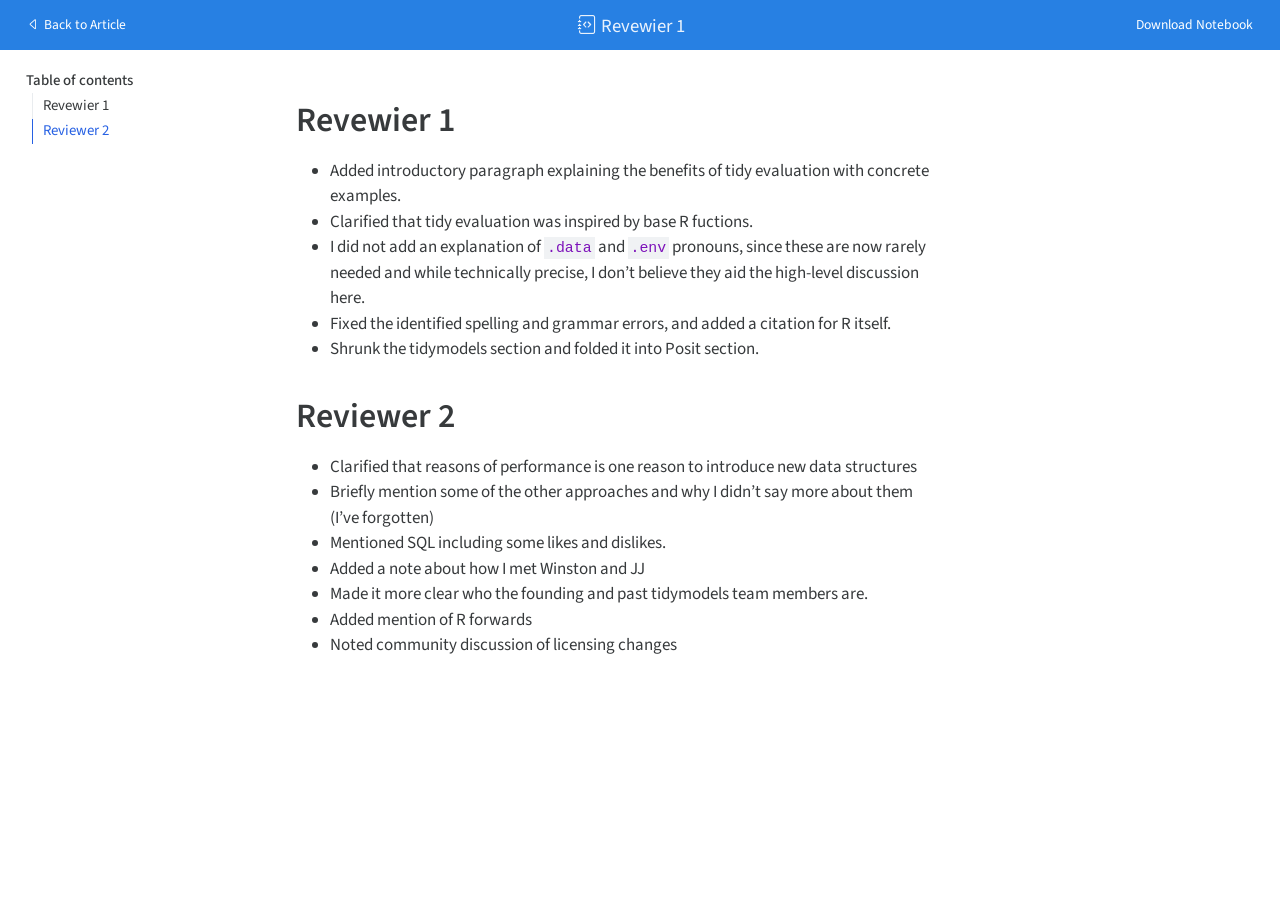
<file: response-2025-10-preview.html>
<!DOCTYPE html>
<html xmlns="http://www.w3.org/1999/xhtml" lang="en" xml:lang="en"><head>
    <meta charset="utf-8">
    <meta name="generator" content="quarto-1.8.25">

    <meta name="viewport" content="width=device-width, initial-scale=1.0, user-scalable=yes">


    <title>response-2025-10</title>
    <style>
      code{white-space: pre-wrap;}
      span.smallcaps{font-variant: small-caps;}
      div.columns{display: flex; gap: min(4vw, 1.5em);}
      div.column{flex: auto; overflow-x: auto;}
      div.hanging-indent{margin-left: 1.5em; text-indent: -1.5em;}
      ul.task-list{list-style: none;}
      ul.task-list li input[type="checkbox"] {
        width: 0.8em;
        margin: 0 0.8em 0.2em -1em; /* quarto-specific, see https://github.com/quarto-dev/quarto-cli/issues/4556 */ 
        vertical-align: middle;
      }
    </style>

    <style>
      body.hypothesis-enabled #quarto-embed-header {
        padding-right: 36px;
      }

      #quarto-embed-header {
        height: 3em;
        width: 100%;
        display: flex;
        justify-content: space-between;
        align-items: center;
        border-bottom: solid 1px;
      }

      #quarto-embed-header h6 {
        font-size: 1.1em;
        padding-top: 0.6em;
        margin-left: 1em;
        margin-right: 1em;
        font-weight: 400;
      }

      #quarto-embed-header a.quarto-back-link,
      #quarto-embed-header a.quarto-download-embed {
        font-size: 0.8em;
        margin-top: 1em;
        margin-bottom: 1em;
        margin-left: 1em;
        margin-right: 1em;
      }

      .quarto-back-container {
        padding-left: 0.5em;
        display: flex;
      }

      .headroom {
          will-change: transform;
          transition: transform 200ms linear;
      }

      .headroom--pinned {
          transform: translateY(0%);
      }

      .headroom--unpinned {
          transform: translateY(-100%);
      }      
    </style>

    <script>
    window.document.addEventListener("DOMContentLoaded", function () {

      var header = window.document.querySelector("#quarto-embed-header");
      const titleBannerEl = window.document.querySelector("body > #title-block-header");
      if (titleBannerEl) {
        titleBannerEl.style.paddingTop = header.clientHeight + "px";
      }
      const contentEl = window.document.getElementById('quarto-content');
      for (const child of contentEl.children) {
        child.style.paddingTop = header.clientHeight + "px";
        child.style.marginTop = "1em";
      }

      // Use the article root if the `back` call doesn't work. This isn't perfect
      // but should typically work
      window.quartoBackToArticle = () => {
        var currentUrl = window.location.href;
        window.history.back();
        setTimeout(() => {
            // if location was not changed in 100 ms, then there is no history back
            if(currentUrl === window.location.href){              
                // redirect to site root
                window.location.href = "index.html";
            }
        }, 100);
      }

      const headroom = new window.Headroom(header, {
        tolerance: 5,
        onPin: function () {
        },
        onUnpin: function () {
        },
      });
      headroom.init();
    });
    </script>

    
<script src="site_libs/manuscript-notebook/headroom.min.js"></script>
<script src="site_libs/clipboard/clipboard.min.js"></script>
<script src="site_libs/quarto-html/quarto.js" type="module"></script>
<script src="site_libs/quarto-html/tabsets/tabsets.js" type="module"></script>
<script src="site_libs/quarto-html/axe/axe-check.js" type="module"></script>
<script src="site_libs/quarto-html/popper.min.js"></script>
<script src="site_libs/quarto-html/tippy.umd.min.js"></script>
<script src="site_libs/quarto-html/anchor.min.js"></script>
<link href="site_libs/quarto-html/tippy.css" rel="stylesheet">
<link href="site_libs/quarto-html/quarto-syntax-highlighting-7b89279ff1a6dce999919e0e67d4d9ec.css" rel="stylesheet" id="quarto-text-highlighting-styles">
<script src="site_libs/bootstrap/bootstrap.min.js"></script>
<link href="site_libs/bootstrap/bootstrap-icons.css" rel="stylesheet">
<link href="site_libs/bootstrap/bootstrap-0a61af393cc41664e89a7addda21b354.min.css" rel="stylesheet" append-hash="true" id="quarto-bootstrap" data-mode="light">
     
      </head>

  <body class="quarto-notebook quarto-light">
    <div id="quarto-embed-header" class="headroom fixed-top bg-primary">
      
      <a onclick="window.quartoBackToArticle(); return false;" class="btn btn-primary quarto-back-link" href=""><i class="bi bi-caret-left"></i> Back to Article</a>
      <h6><i class="bi bi-journal-code"></i> Revewier 1</h6>

            <a href="./response-2025-10.md" class="btn btn-primary quarto-download-embed" download="response-2025-10.md">Download Notebook</a>
          </div>

     <div id="quarto-content" class="page-columns page-rows-contents page-layout-article toc-left">
<div id="quarto-sidebar-toc-left" class="sidebar toc-left">
  <nav id="TOC" role="doc-toc" class="toc-active">
    <h2 id="toc-title">Table of contents</h2>
   
  <ul>
  <li><a href="#revewier-1" id="toc-revewier-1" class="nav-link active" data-scroll-target="#revewier-1">Revewier 1</a></li>
  <li><a href="#reviewer-2" id="toc-reviewer-2" class="nav-link" data-scroll-target="#reviewer-2">Reviewer 2</a></li>
  </ul>
</nav>
</div>
<div id="quarto-margin-sidebar" class="sidebar margin-sidebar zindex-bottom">
</div>
<main class="content quarto-banner-title-block" id="quarto-document-content">      <section id="revewier-1" class="level1">
<h1>Revewier 1</h1>
<ul>
<li>Added introductory paragraph explaining the benefits of tidy evaluation with concrete examples.</li>
<li>Clarified that tidy evaluation was inspired by base R fuctions.</li>
<li>I did not add an explanation of <code>.data</code> and <code>.env</code> pronouns, since these are now rarely needed and while technically precise, I don’t believe they aid the high-level discussion here.</li>
<li>Fixed the identified spelling and grammar errors, and added a citation for R itself.</li>
<li>Shrunk the tidymodels section and folded it into Posit section.</li>
</ul>
</section>
<section id="reviewer-2" class="level1">
<h1>Reviewer 2</h1>
<ul>
<li>Clarified that reasons of performance is one reason to introduce new data structures</li>
<li>Briefly mention some of the other approaches and why I didn’t say more about them (I’ve forgotten)</li>
<li>Mentioned SQL including some likes and dislikes.</li>
<li>Added a note about how I met Winston and JJ</li>
<li>Made it more clear who the founding and past tidymodels team members are.</li>
<li>Added mention of R forwards</li>
<li>Noted community discussion of licensing changes</li>
</ul>
</section>
     </main>
<!-- /main column -->  <script id="quarto-html-after-body" type="application/javascript">
  window.document.addEventListener("DOMContentLoaded", function (event) {
    const icon = "";
    const anchorJS = new window.AnchorJS();
    anchorJS.options = {
      placement: 'right',
      icon: icon
    };
    anchorJS.add('.anchored');
    const isCodeAnnotation = (el) => {
      for (const clz of el.classList) {
        if (clz.startsWith('code-annotation-')) {                     
          return true;
        }
      }
      return false;
    }
    const onCopySuccess = function(e) {
      // button target
      const button = e.trigger;
      // don't keep focus
      button.blur();
      // flash "checked"
      button.classList.add('code-copy-button-checked');
      var currentTitle = button.getAttribute("title");
      button.setAttribute("title", "Copied!");
      let tooltip;
      if (window.bootstrap) {
        button.setAttribute("data-bs-toggle", "tooltip");
        button.setAttribute("data-bs-placement", "left");
        button.setAttribute("data-bs-title", "Copied!");
        tooltip = new bootstrap.Tooltip(button, 
          { trigger: "manual", 
            customClass: "code-copy-button-tooltip",
            offset: [0, -8]});
        tooltip.show();    
      }
      setTimeout(function() {
        if (tooltip) {
          tooltip.hide();
          button.removeAttribute("data-bs-title");
          button.removeAttribute("data-bs-toggle");
          button.removeAttribute("data-bs-placement");
        }
        button.setAttribute("title", currentTitle);
        button.classList.remove('code-copy-button-checked');
      }, 1000);
      // clear code selection
      e.clearSelection();
    }
    const getTextToCopy = function(trigger) {
      const outerScaffold = trigger.parentElement.cloneNode(true);
      const codeEl = outerScaffold.querySelector('code');
      for (const childEl of codeEl.children) {
        if (isCodeAnnotation(childEl)) {
          childEl.remove();
        }
      }
      return codeEl.innerText;
    }
    const clipboard = new window.ClipboardJS('.code-copy-button:not([data-in-quarto-modal])', {
      text: getTextToCopy
    });
    clipboard.on('success', onCopySuccess);
    if (window.document.getElementById('quarto-embedded-source-code-modal')) {
      const clipboardModal = new window.ClipboardJS('.code-copy-button[data-in-quarto-modal]', {
        text: getTextToCopy,
        container: window.document.getElementById('quarto-embedded-source-code-modal')
      });
      clipboardModal.on('success', onCopySuccess);
    }
      var localhostRegex = new RegExp(/^(?:http|https):\/\/localhost\:?[0-9]*\//);
      var mailtoRegex = new RegExp(/^mailto:/);
        var filterRegex = new RegExp('/' + window.location.host + '/');
      var isInternal = (href) => {
          return filterRegex.test(href) || localhostRegex.test(href) || mailtoRegex.test(href);
      }
      // Inspect non-navigation links and adorn them if external
     var links = window.document.querySelectorAll('a[href]:not(.nav-link):not(.navbar-brand):not(.toc-action):not(.sidebar-link):not(.sidebar-item-toggle):not(.pagination-link):not(.no-external):not([aria-hidden]):not(.dropdown-item):not(.quarto-navigation-tool):not(.about-link)');
      for (var i=0; i<links.length; i++) {
        const link = links[i];
        if (!isInternal(link.href)) {
          // undo the damage that might have been done by quarto-nav.js in the case of
          // links that we want to consider external
          if (link.dataset.originalHref !== undefined) {
            link.href = link.dataset.originalHref;
          }
        }
      }
    function tippyHover(el, contentFn, onTriggerFn, onUntriggerFn) {
      const config = {
        allowHTML: true,
        maxWidth: 500,
        delay: 100,
        arrow: false,
        appendTo: function(el) {
            return el.parentElement;
        },
        interactive: true,
        interactiveBorder: 10,
        theme: 'quarto',
        placement: 'bottom-start',
      };
      if (contentFn) {
        config.content = contentFn;
      }
      if (onTriggerFn) {
        config.onTrigger = onTriggerFn;
      }
      if (onUntriggerFn) {
        config.onUntrigger = onUntriggerFn;
      }
      window.tippy(el, config); 
    }
    const noterefs = window.document.querySelectorAll('a[role="doc-noteref"]');
    for (var i=0; i<noterefs.length; i++) {
      const ref = noterefs[i];
      tippyHover(ref, function() {
        // use id or data attribute instead here
        let href = ref.getAttribute('data-footnote-href') || ref.getAttribute('href');
        try { href = new URL(href).hash; } catch {}
        const id = href.replace(/^#\/?/, "");
        const note = window.document.getElementById(id);
        if (note) {
          return note.innerHTML;
        } else {
          return "";
        }
      });
    }
    const xrefs = window.document.querySelectorAll('a.quarto-xref');
    const processXRef = (id, note) => {
      // Strip column container classes
      const stripColumnClz = (el) => {
        el.classList.remove("page-full", "page-columns");
        if (el.children) {
          for (const child of el.children) {
            stripColumnClz(child);
          }
        }
      }
      stripColumnClz(note)
      if (id === null || id.startsWith('sec-')) {
        // Special case sections, only their first couple elements
        const container = document.createElement("div");
        if (note.children && note.children.length > 2) {
          container.appendChild(note.children[0].cloneNode(true));
          for (let i = 1; i < note.children.length; i++) {
            const child = note.children[i];
            if (child.tagName === "P" && child.innerText === "") {
              continue;
            } else {
              container.appendChild(child.cloneNode(true));
              break;
            }
          }
          if (window.Quarto?.typesetMath) {
            window.Quarto.typesetMath(container);
          }
          return container.innerHTML
        } else {
          if (window.Quarto?.typesetMath) {
            window.Quarto.typesetMath(note);
          }
          return note.innerHTML;
        }
      } else {
        // Remove any anchor links if they are present
        const anchorLink = note.querySelector('a.anchorjs-link');
        if (anchorLink) {
          anchorLink.remove();
        }
        if (window.Quarto?.typesetMath) {
          window.Quarto.typesetMath(note);
        }
        if (note.classList.contains("callout")) {
          return note.outerHTML;
        } else {
          return note.innerHTML;
        }
      }
    }
    for (var i=0; i<xrefs.length; i++) {
      const xref = xrefs[i];
      tippyHover(xref, undefined, function(instance) {
        instance.disable();
        let url = xref.getAttribute('href');
        let hash = undefined; 
        if (url.startsWith('#')) {
          hash = url;
        } else {
          try { hash = new URL(url).hash; } catch {}
        }
        if (hash) {
          const id = hash.replace(/^#\/?/, "");
          const note = window.document.getElementById(id);
          if (note !== null) {
            try {
              const html = processXRef(id, note.cloneNode(true));
              instance.setContent(html);
            } finally {
              instance.enable();
              instance.show();
            }
          } else {
            // See if we can fetch this
            fetch(url.split('#')[0])
            .then(res => res.text())
            .then(html => {
              const parser = new DOMParser();
              const htmlDoc = parser.parseFromString(html, "text/html");
              const note = htmlDoc.getElementById(id);
              if (note !== null) {
                const html = processXRef(id, note);
                instance.setContent(html);
              } 
            }).finally(() => {
              instance.enable();
              instance.show();
            });
          }
        } else {
          // See if we can fetch a full url (with no hash to target)
          // This is a special case and we should probably do some content thinning / targeting
          fetch(url)
          .then(res => res.text())
          .then(html => {
            const parser = new DOMParser();
            const htmlDoc = parser.parseFromString(html, "text/html");
            const note = htmlDoc.querySelector('main.content');
            if (note !== null) {
              // This should only happen for chapter cross references
              // (since there is no id in the URL)
              // remove the first header
              if (note.children.length > 0 && note.children[0].tagName === "HEADER") {
                note.children[0].remove();
              }
              const html = processXRef(null, note);
              instance.setContent(html);
            } 
          }).finally(() => {
            instance.enable();
            instance.show();
          });
        }
      }, function(instance) {
      });
    }
        let selectedAnnoteEl;
        const selectorForAnnotation = ( cell, annotation) => {
          let cellAttr = 'data-code-cell="' + cell + '"';
          let lineAttr = 'data-code-annotation="' +  annotation + '"';
          const selector = 'span[' + cellAttr + '][' + lineAttr + ']';
          return selector;
        }
        const selectCodeLines = (annoteEl) => {
          const doc = window.document;
          const targetCell = annoteEl.getAttribute("data-target-cell");
          const targetAnnotation = annoteEl.getAttribute("data-target-annotation");
          const annoteSpan = window.document.querySelector(selectorForAnnotation(targetCell, targetAnnotation));
          const lines = annoteSpan.getAttribute("data-code-lines").split(",");
          const lineIds = lines.map((line) => {
            return targetCell + "-" + line;
          })
          let top = null;
          let height = null;
          let parent = null;
          if (lineIds.length > 0) {
              //compute the position of the single el (top and bottom and make a div)
              const el = window.document.getElementById(lineIds[0]);
              top = el.offsetTop;
              height = el.offsetHeight;
              parent = el.parentElement.parentElement;
            if (lineIds.length > 1) {
              const lastEl = window.document.getElementById(lineIds[lineIds.length - 1]);
              const bottom = lastEl.offsetTop + lastEl.offsetHeight;
              height = bottom - top;
            }
            if (top !== null && height !== null && parent !== null) {
              // cook up a div (if necessary) and position it 
              let div = window.document.getElementById("code-annotation-line-highlight");
              if (div === null) {
                div = window.document.createElement("div");
                div.setAttribute("id", "code-annotation-line-highlight");
                div.style.position = 'absolute';
                parent.appendChild(div);
              }
              div.style.top = top - 2 + "px";
              div.style.height = height + 4 + "px";
              div.style.left = 0;
              let gutterDiv = window.document.getElementById("code-annotation-line-highlight-gutter");
              if (gutterDiv === null) {
                gutterDiv = window.document.createElement("div");
                gutterDiv.setAttribute("id", "code-annotation-line-highlight-gutter");
                gutterDiv.style.position = 'absolute';
                const codeCell = window.document.getElementById(targetCell);
                const gutter = codeCell.querySelector('.code-annotation-gutter');
                gutter.appendChild(gutterDiv);
              }
              gutterDiv.style.top = top - 2 + "px";
              gutterDiv.style.height = height + 4 + "px";
            }
            selectedAnnoteEl = annoteEl;
          }
        };
        const unselectCodeLines = () => {
          const elementsIds = ["code-annotation-line-highlight", "code-annotation-line-highlight-gutter"];
          elementsIds.forEach((elId) => {
            const div = window.document.getElementById(elId);
            if (div) {
              div.remove();
            }
          });
          selectedAnnoteEl = undefined;
        };
          // Handle positioning of the toggle
      window.addEventListener(
        "resize",
        throttle(() => {
          elRect = undefined;
          if (selectedAnnoteEl) {
            selectCodeLines(selectedAnnoteEl);
          }
        }, 10)
      );
      function throttle(fn, ms) {
      let throttle = false;
      let timer;
        return (...args) => {
          if(!throttle) { // first call gets through
              fn.apply(this, args);
              throttle = true;
          } else { // all the others get throttled
              if(timer) clearTimeout(timer); // cancel #2
              timer = setTimeout(() => {
                fn.apply(this, args);
                timer = throttle = false;
              }, ms);
          }
        };
      }
        // Attach click handler to the DT
        const annoteDls = window.document.querySelectorAll('dt[data-target-cell]');
        for (const annoteDlNode of annoteDls) {
          annoteDlNode.addEventListener('click', (event) => {
            const clickedEl = event.target;
            if (clickedEl !== selectedAnnoteEl) {
              unselectCodeLines();
              const activeEl = window.document.querySelector('dt[data-target-cell].code-annotation-active');
              if (activeEl) {
                activeEl.classList.remove('code-annotation-active');
              }
              selectCodeLines(clickedEl);
              clickedEl.classList.add('code-annotation-active');
            } else {
              // Unselect the line
              unselectCodeLines();
              clickedEl.classList.remove('code-annotation-active');
            }
          });
        }
    const findCites = (el) => {
      const parentEl = el.parentElement;
      if (parentEl) {
        const cites = parentEl.dataset.cites;
        if (cites) {
          return {
            el,
            cites: cites.split(' ')
          };
        } else {
          return findCites(el.parentElement)
        }
      } else {
        return undefined;
      }
    };
    var bibliorefs = window.document.querySelectorAll('a[role="doc-biblioref"]');
    for (var i=0; i<bibliorefs.length; i++) {
      const ref = bibliorefs[i];
      const citeInfo = findCites(ref);
      if (citeInfo) {
        tippyHover(citeInfo.el, function() {
          var popup = window.document.createElement('div');
          citeInfo.cites.forEach(function(cite) {
            var citeDiv = window.document.createElement('div');
            citeDiv.classList.add('hanging-indent');
            citeDiv.classList.add('csl-entry');
            var biblioDiv = window.document.getElementById('ref-' + cite);
            if (biblioDiv) {
              citeDiv.innerHTML = biblioDiv.innerHTML;
            }
            popup.appendChild(citeDiv);
          });
          return popup.innerHTML;
        });
      }
    }
  });
  </script>  </div> <!-- /content --> 
  
</body></html>
</file>
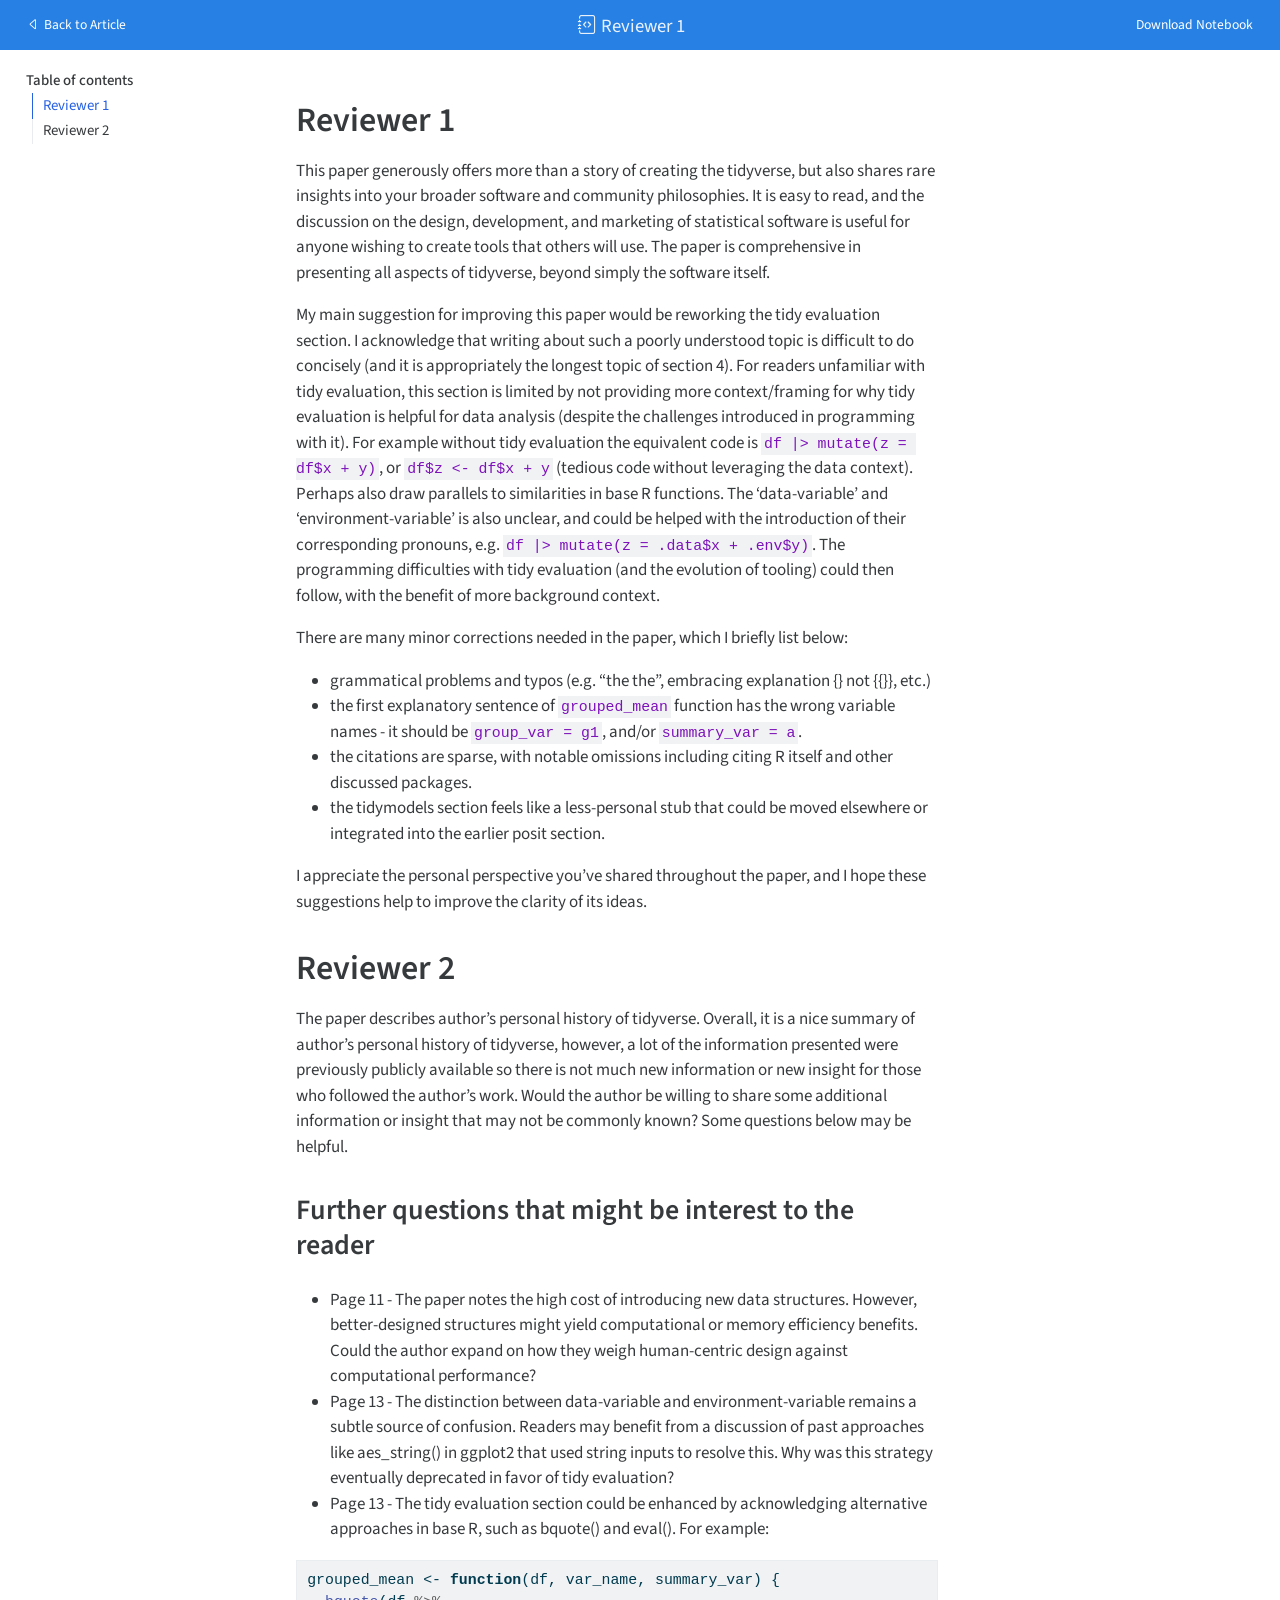
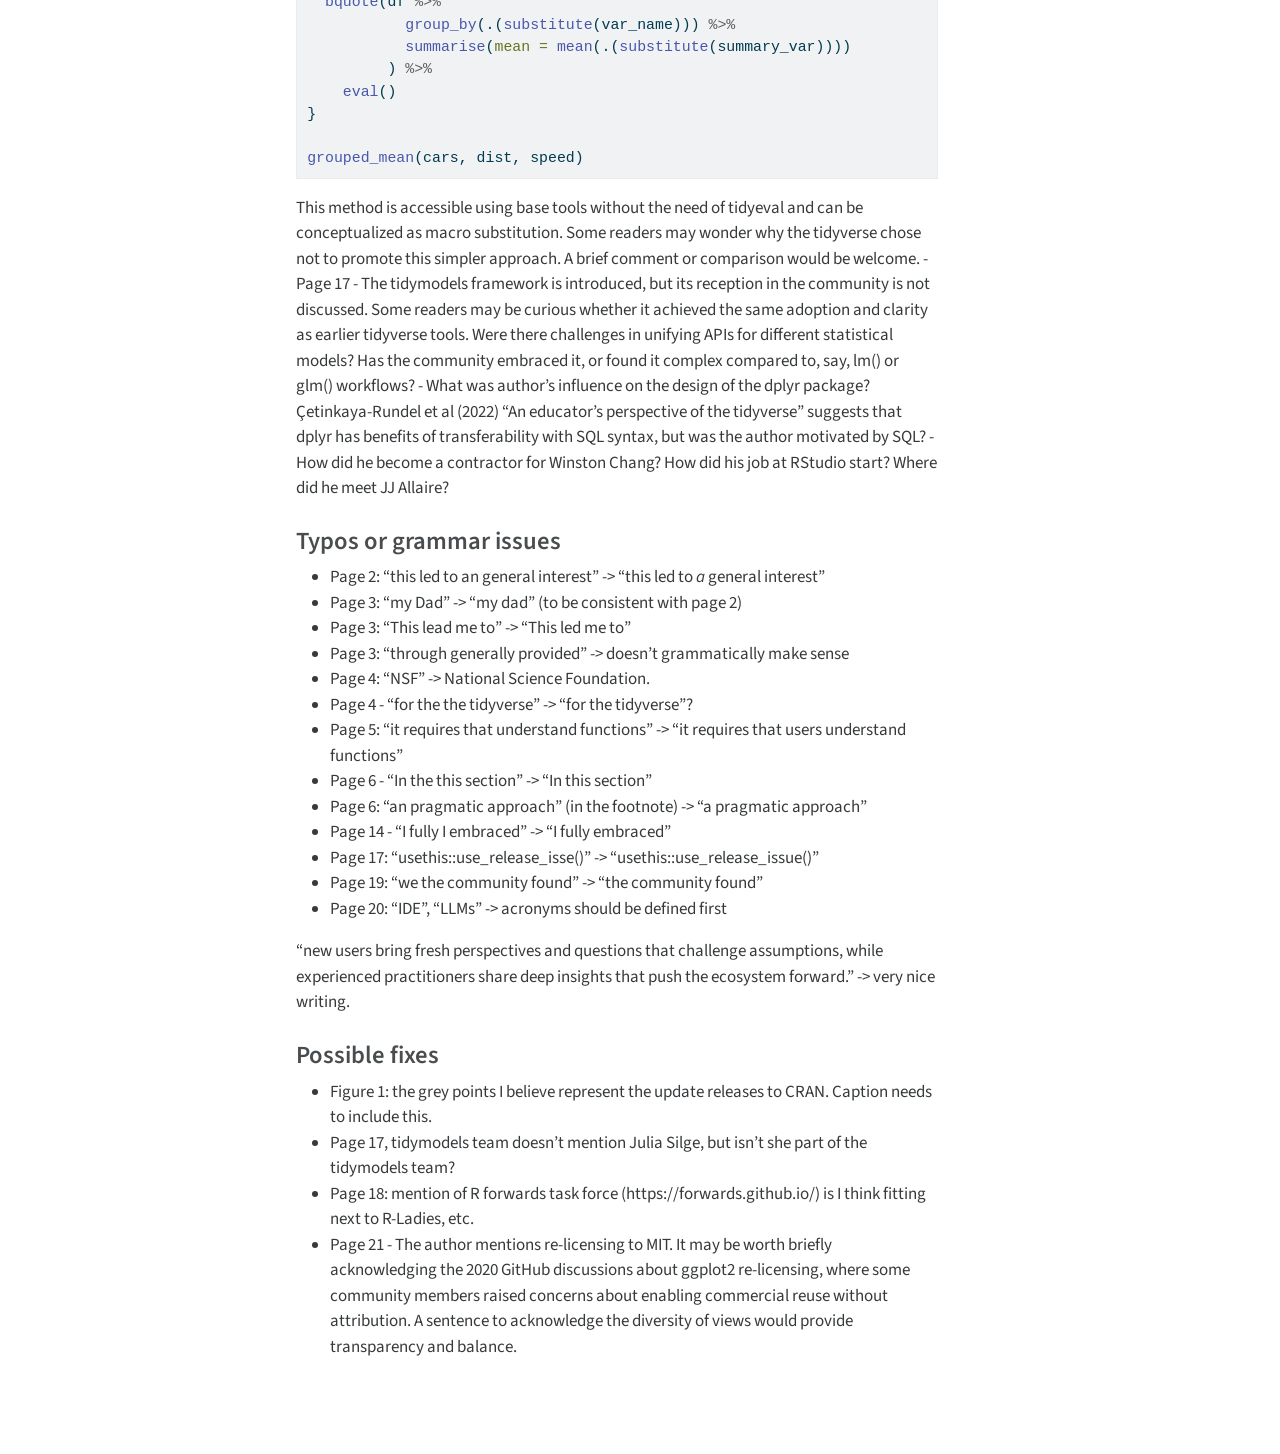
<file: reviews-2025-10-preview.html>
<!DOCTYPE html>
<html xmlns="http://www.w3.org/1999/xhtml" lang="en" xml:lang="en"><head>
    <meta charset="utf-8">
    <meta name="generator" content="quarto-1.8.25">

    <meta name="viewport" content="width=device-width, initial-scale=1.0, user-scalable=yes">


    <title>reviews-2025-10</title>
    <style>
      code{white-space: pre-wrap;}
      span.smallcaps{font-variant: small-caps;}
      div.columns{display: flex; gap: min(4vw, 1.5em);}
      div.column{flex: auto; overflow-x: auto;}
      div.hanging-indent{margin-left: 1.5em; text-indent: -1.5em;}
      ul.task-list{list-style: none;}
      ul.task-list li input[type="checkbox"] {
        width: 0.8em;
        margin: 0 0.8em 0.2em -1em; /* quarto-specific, see https://github.com/quarto-dev/quarto-cli/issues/4556 */ 
        vertical-align: middle;
      }
      /* CSS for syntax highlighting */
      html { -webkit-text-size-adjust: 100%; }
      pre > code.sourceCode { white-space: pre; position: relative; }
      pre > code.sourceCode > span { display: inline-block; line-height: 1.25; }
      pre > code.sourceCode > span:empty { height: 1.2em; }
      .sourceCode { overflow: visible; }
      code.sourceCode > span { color: inherit; text-decoration: inherit; }
      div.sourceCode { margin: 1em 0; }
      pre.sourceCode { margin: 0; }
      @media screen {
      div.sourceCode { overflow: auto; }
      }
      @media print {
      pre > code.sourceCode { white-space: pre-wrap; }
      pre > code.sourceCode > span { text-indent: -5em; padding-left: 5em; }
      }
      pre.numberSource code
        { counter-reset: source-line 0; }
      pre.numberSource code > span
        { position: relative; left: -4em; counter-increment: source-line; }
      pre.numberSource code > span > a:first-child::before
        { content: counter(source-line);
          position: relative; left: -1em; text-align: right; vertical-align: baseline;
          border: none; display: inline-block;
          -webkit-touch-callout: none; -webkit-user-select: none;
          -khtml-user-select: none; -moz-user-select: none;
          -ms-user-select: none; user-select: none;
          padding: 0 4px; width: 4em;
        }
      pre.numberSource { margin-left: 3em;  padding-left: 4px; }
      div.sourceCode
        {   }
      @media screen {
      pre > code.sourceCode > span > a:first-child::before { text-decoration: underline; }
      }
    </style>

    <style>
      body.hypothesis-enabled #quarto-embed-header {
        padding-right: 36px;
      }

      #quarto-embed-header {
        height: 3em;
        width: 100%;
        display: flex;
        justify-content: space-between;
        align-items: center;
        border-bottom: solid 1px;
      }

      #quarto-embed-header h6 {
        font-size: 1.1em;
        padding-top: 0.6em;
        margin-left: 1em;
        margin-right: 1em;
        font-weight: 400;
      }

      #quarto-embed-header a.quarto-back-link,
      #quarto-embed-header a.quarto-download-embed {
        font-size: 0.8em;
        margin-top: 1em;
        margin-bottom: 1em;
        margin-left: 1em;
        margin-right: 1em;
      }

      .quarto-back-container {
        padding-left: 0.5em;
        display: flex;
      }

      .headroom {
          will-change: transform;
          transition: transform 200ms linear;
      }

      .headroom--pinned {
          transform: translateY(0%);
      }

      .headroom--unpinned {
          transform: translateY(-100%);
      }      
    </style>

    <script>
    window.document.addEventListener("DOMContentLoaded", function () {

      var header = window.document.querySelector("#quarto-embed-header");
      const titleBannerEl = window.document.querySelector("body > #title-block-header");
      if (titleBannerEl) {
        titleBannerEl.style.paddingTop = header.clientHeight + "px";
      }
      const contentEl = window.document.getElementById('quarto-content');
      for (const child of contentEl.children) {
        child.style.paddingTop = header.clientHeight + "px";
        child.style.marginTop = "1em";
      }

      // Use the article root if the `back` call doesn't work. This isn't perfect
      // but should typically work
      window.quartoBackToArticle = () => {
        var currentUrl = window.location.href;
        window.history.back();
        setTimeout(() => {
            // if location was not changed in 100 ms, then there is no history back
            if(currentUrl === window.location.href){              
                // redirect to site root
                window.location.href = "index.html";
            }
        }, 100);
      }

      const headroom = new window.Headroom(header, {
        tolerance: 5,
        onPin: function () {
        },
        onUnpin: function () {
        },
      });
      headroom.init();
    });
    </script>

    
<script src="site_libs/manuscript-notebook/headroom.min.js"></script>
<script src="site_libs/clipboard/clipboard.min.js"></script>
<script src="site_libs/quarto-html/quarto.js" type="module"></script>
<script src="site_libs/quarto-html/tabsets/tabsets.js" type="module"></script>
<script src="site_libs/quarto-html/axe/axe-check.js" type="module"></script>
<script src="site_libs/quarto-html/popper.min.js"></script>
<script src="site_libs/quarto-html/tippy.umd.min.js"></script>
<script src="site_libs/quarto-html/anchor.min.js"></script>
<link href="site_libs/quarto-html/tippy.css" rel="stylesheet">
<link href="site_libs/quarto-html/quarto-syntax-highlighting-7b89279ff1a6dce999919e0e67d4d9ec.css" rel="stylesheet" id="quarto-text-highlighting-styles">
<script src="site_libs/bootstrap/bootstrap.min.js"></script>
<link href="site_libs/bootstrap/bootstrap-icons.css" rel="stylesheet">
<link href="site_libs/bootstrap/bootstrap-0a61af393cc41664e89a7addda21b354.min.css" rel="stylesheet" append-hash="true" id="quarto-bootstrap" data-mode="light">
     
      </head>

  <body class="quarto-notebook quarto-light">
    <div id="quarto-embed-header" class="headroom fixed-top bg-primary">
      
      <a onclick="window.quartoBackToArticle(); return false;" class="btn btn-primary quarto-back-link" href=""><i class="bi bi-caret-left"></i> Back to Article</a>
      <h6><i class="bi bi-journal-code"></i> Reviewer 1</h6>

            <a href="./reviews-2025-10.md" class="btn btn-primary quarto-download-embed" download="reviews-2025-10.md">Download Notebook</a>
          </div>

     <div id="quarto-content" class="page-columns page-rows-contents page-layout-article toc-left">
<div id="quarto-sidebar-toc-left" class="sidebar toc-left">
  <nav id="TOC" role="doc-toc" class="toc-active">
    <h2 id="toc-title">Table of contents</h2>
   
  <ul>
  <li><a href="#reviewer-1" id="toc-reviewer-1" class="nav-link active" data-scroll-target="#reviewer-1">Reviewer 1</a></li>
  <li><a href="#reviewer-2" id="toc-reviewer-2" class="nav-link" data-scroll-target="#reviewer-2">Reviewer 2</a>
  <ul class="collapse">
  <li><a href="#further-questions-that-might-be-interest-to-the-reader" id="toc-further-questions-that-might-be-interest-to-the-reader" class="nav-link" data-scroll-target="#further-questions-that-might-be-interest-to-the-reader">Further questions that might be interest to the reader</a>
  <ul class="collapse">
  <li><a href="#typos-or-grammar-issues" id="toc-typos-or-grammar-issues" class="nav-link" data-scroll-target="#typos-or-grammar-issues">Typos or grammar issues</a></li>
  <li><a href="#possible-fixes" id="toc-possible-fixes" class="nav-link" data-scroll-target="#possible-fixes">Possible fixes</a></li>
  </ul></li>
  </ul></li>
  </ul>
</nav>
</div>
<div id="quarto-margin-sidebar" class="sidebar margin-sidebar zindex-bottom">
</div>
<main class="content quarto-banner-title-block" id="quarto-document-content">      <section id="reviewer-1" class="level1">
<h1>Reviewer 1</h1>
<p>This paper generously offers more than a story of creating the tidyverse, but also shares rare insights into your broader software and community philosophies. It is easy to read, and the discussion on the design, development, and marketing of statistical software is useful for anyone wishing to create tools that others will use. The paper is comprehensive in presenting all aspects of tidyverse, beyond simply the software itself.</p>
<p>My main suggestion for improving this paper would be reworking the tidy evaluation section. I acknowledge that writing about such a poorly understood topic is difficult to do concisely (and it is appropriately the longest topic of section 4). For readers unfamiliar with tidy evaluation, this section is limited by not providing more context/framing for why tidy evaluation is helpful for data analysis (despite the challenges introduced in programming with it). For example without tidy evaluation the equivalent code is <code>df |&gt; mutate(z = df$x + y)</code>, or <code>df$z &lt;- df$x + y</code> (tedious code without leveraging the data context). Perhaps also draw parallels to similarities in base R functions. The ‘data-variable’ and ‘environment-variable’ is also unclear, and could be helped with the introduction of their corresponding pronouns, e.g.&nbsp;<code>df |&gt; mutate(z = .data$x + .env$y)</code>. The programming difficulties with tidy evaluation (and the evolution of tooling) could then follow, with the benefit of more background context.</p>
<p>There are many minor corrections needed in the paper, which I briefly list below:</p>
<ul>
<li>grammatical problems and typos (e.g.&nbsp;“the the”, embracing explanation {} not {{}}, etc.)</li>
<li>the first explanatory sentence of <code>grouped_mean</code> function has the wrong variable names - it should be <code>group_var = g1</code>, and/or <code>summary_var = a</code>.</li>
<li>the citations are sparse, with notable omissions including citing R itself and other discussed packages.</li>
<li>the tidymodels section feels like a less-personal stub that could be moved elsewhere or integrated into the earlier posit section.</li>
</ul>
<p>I appreciate the personal perspective you’ve shared throughout the paper, and I hope these suggestions help to improve the clarity of its ideas.</p>
</section>
<section id="reviewer-2" class="level1">
<h1>Reviewer 2</h1>
<p>The paper describes author’s personal history of tidyverse. Overall, it is a nice summary of author’s personal history of tidyverse, however, a lot of the information presented were previously publicly available so there is not much new information or new insight for those who followed the author’s work. Would the author be willing to share some additional information or insight that may not be commonly known? Some questions below may be helpful.</p>
<section id="further-questions-that-might-be-interest-to-the-reader" class="level2">
<h2 class="anchored" data-anchor-id="further-questions-that-might-be-interest-to-the-reader">Further questions that might be interest to the reader</h2>
<ul>
<li>Page 11 - The paper notes the high cost of introducing new data structures. However, better-designed structures might yield computational or memory efficiency benefits. Could the author expand on how they weigh human-centric design against computational performance?</li>
<li>Page 13 - The distinction between data-variable and environment-variable remains a subtle source of confusion. Readers may benefit from a discussion of past approaches like aes_string() in ggplot2 that used string inputs to resolve this. Why was this strategy eventually deprecated in favor of tidy evaluation?</li>
<li>Page 13 - The tidy evaluation section could be enhanced by acknowledging alternative approaches in base R, such as bquote() and eval(). For example:</li>
</ul>
<div class="code-copy-outer-scaffold"><div class="sourceCode" id="cb1"><pre class="sourceCode r code-with-copy"><code class="sourceCode r"><span id="cb1-1"><a href="#cb1-1" aria-hidden="true" tabindex="-1"></a>grouped_mean <span class="ot">&lt;-</span> <span class="cf">function</span>(df, var_name, summary_var) {</span>
<span id="cb1-2"><a href="#cb1-2" aria-hidden="true" tabindex="-1"></a>  <span class="fu">bquote</span>(df <span class="sc">%&gt;%</span></span>
<span id="cb1-3"><a href="#cb1-3" aria-hidden="true" tabindex="-1"></a>           <span class="fu">group_by</span>(.(<span class="fu">substitute</span>(var_name))) <span class="sc">%&gt;%</span></span>
<span id="cb1-4"><a href="#cb1-4" aria-hidden="true" tabindex="-1"></a>           <span class="fu">summarise</span>(<span class="at">mean =</span> <span class="fu">mean</span>(.(<span class="fu">substitute</span>(summary_var))))</span>
<span id="cb1-5"><a href="#cb1-5" aria-hidden="true" tabindex="-1"></a>         ) <span class="sc">%&gt;%</span></span>
<span id="cb1-6"><a href="#cb1-6" aria-hidden="true" tabindex="-1"></a>    <span class="fu">eval</span>()</span>
<span id="cb1-7"><a href="#cb1-7" aria-hidden="true" tabindex="-1"></a>}</span>
<span id="cb1-8"><a href="#cb1-8" aria-hidden="true" tabindex="-1"></a></span>
<span id="cb1-9"><a href="#cb1-9" aria-hidden="true" tabindex="-1"></a><span class="fu">grouped_mean</span>(cars, dist, speed)</span></code></pre></div><button title="Copy to Clipboard" class="code-copy-button"><i class="bi"></i></button></div>
<p>This method is accessible using base tools without the need of tidyeval and can be conceptualized as macro substitution. Some readers may wonder why the tidyverse chose not to promote this simpler approach. A brief comment or comparison would be welcome. - Page 17 - The tidymodels framework is introduced, but its reception in the community is not discussed. Some readers may be curious whether it achieved the same adoption and clarity as earlier tidyverse tools. Were there challenges in unifying APIs for different statistical models? Has the community embraced it, or found it complex compared to, say, lm() or glm() workflows? - What was author’s influence on the design of the dplyr package? Çetinkaya-Rundel et al (2022) “An educator’s perspective of the tidyverse” suggests that dplyr has benefits of transferability with SQL syntax, but was the author motivated by SQL? - How did he become a contractor for Winston Chang? How did his job at RStudio start? Where did he meet JJ Allaire?</p>
<section id="typos-or-grammar-issues" class="level3">
<h3 class="anchored" data-anchor-id="typos-or-grammar-issues">Typos or grammar issues</h3>
<ul>
<li>Page 2: “this led to an general interest” -&gt; “this led to <em>a</em> general interest”</li>
<li>Page 3: “my Dad” -&gt; “my dad” (to be consistent with page 2)</li>
<li>Page 3: “This lead me to” -&gt; “This led me to”</li>
<li>Page 3: “through generally provided” -&gt; doesn’t grammatically make sense</li>
<li>Page 4: “NSF” -&gt; National Science Foundation.</li>
<li>Page 4 - “for the the tidyverse” -&gt; “for the tidyverse”?</li>
<li>Page 5: “it requires that understand functions” -&gt; “it requires that users understand functions”</li>
<li>Page 6 - “In the this section” -&gt; “In this section”</li>
<li>Page 6: “an pragmatic approach” (in the footnote) -&gt; “a pragmatic approach”</li>
<li>Page 14 - “I fully I embraced” -&gt; “I fully embraced”</li>
<li>Page 17: “usethis::use_release_isse()” -&gt; “usethis::use_release_issue()”</li>
<li>Page 19: “we the community found” -&gt; “the community found”</li>
<li>Page 20: “IDE”, “LLMs” -&gt; acronyms should be defined first</li>
</ul>
<p>“new users bring fresh perspectives and questions that challenge assumptions, while experienced practitioners share deep insights that push the ecosystem forward.” -&gt; very nice writing.</p>
</section>
<section id="possible-fixes" class="level3">
<h3 class="anchored" data-anchor-id="possible-fixes">Possible fixes</h3>
<ul>
<li>Figure 1: the grey points I believe represent the update releases to CRAN. Caption needs to include this.</li>
<li>Page 17, tidymodels team doesn’t mention Julia Silge, but isn’t she part of the tidymodels team?</li>
<li>Page 18: mention of R forwards task force (https://forwards.github.io/) is I think fitting next to R-Ladies, etc.</li>
<li>Page 21 - The author mentions re-licensing to MIT. It may be worth briefly acknowledging the 2020 GitHub discussions about ggplot2 re-licensing, where some community members raised concerns about enabling commercial reuse without attribution. A sentence to acknowledge the diversity of views would provide transparency and balance.</li>
</ul>
</section>
</section>
</section>
     </main>
<!-- /main column -->  <script id="quarto-html-after-body" type="application/javascript">
  window.document.addEventListener("DOMContentLoaded", function (event) {
    const icon = "";
    const anchorJS = new window.AnchorJS();
    anchorJS.options = {
      placement: 'right',
      icon: icon
    };
    anchorJS.add('.anchored');
    const isCodeAnnotation = (el) => {
      for (const clz of el.classList) {
        if (clz.startsWith('code-annotation-')) {                     
          return true;
        }
      }
      return false;
    }
    const onCopySuccess = function(e) {
      // button target
      const button = e.trigger;
      // don't keep focus
      button.blur();
      // flash "checked"
      button.classList.add('code-copy-button-checked');
      var currentTitle = button.getAttribute("title");
      button.setAttribute("title", "Copied!");
      let tooltip;
      if (window.bootstrap) {
        button.setAttribute("data-bs-toggle", "tooltip");
        button.setAttribute("data-bs-placement", "left");
        button.setAttribute("data-bs-title", "Copied!");
        tooltip = new bootstrap.Tooltip(button, 
          { trigger: "manual", 
            customClass: "code-copy-button-tooltip",
            offset: [0, -8]});
        tooltip.show();    
      }
      setTimeout(function() {
        if (tooltip) {
          tooltip.hide();
          button.removeAttribute("data-bs-title");
          button.removeAttribute("data-bs-toggle");
          button.removeAttribute("data-bs-placement");
        }
        button.setAttribute("title", currentTitle);
        button.classList.remove('code-copy-button-checked');
      }, 1000);
      // clear code selection
      e.clearSelection();
    }
    const getTextToCopy = function(trigger) {
      const outerScaffold = trigger.parentElement.cloneNode(true);
      const codeEl = outerScaffold.querySelector('code');
      for (const childEl of codeEl.children) {
        if (isCodeAnnotation(childEl)) {
          childEl.remove();
        }
      }
      return codeEl.innerText;
    }
    const clipboard = new window.ClipboardJS('.code-copy-button:not([data-in-quarto-modal])', {
      text: getTextToCopy
    });
    clipboard.on('success', onCopySuccess);
    if (window.document.getElementById('quarto-embedded-source-code-modal')) {
      const clipboardModal = new window.ClipboardJS('.code-copy-button[data-in-quarto-modal]', {
        text: getTextToCopy,
        container: window.document.getElementById('quarto-embedded-source-code-modal')
      });
      clipboardModal.on('success', onCopySuccess);
    }
      var localhostRegex = new RegExp(/^(?:http|https):\/\/localhost\:?[0-9]*\//);
      var mailtoRegex = new RegExp(/^mailto:/);
        var filterRegex = new RegExp('/' + window.location.host + '/');
      var isInternal = (href) => {
          return filterRegex.test(href) || localhostRegex.test(href) || mailtoRegex.test(href);
      }
      // Inspect non-navigation links and adorn them if external
     var links = window.document.querySelectorAll('a[href]:not(.nav-link):not(.navbar-brand):not(.toc-action):not(.sidebar-link):not(.sidebar-item-toggle):not(.pagination-link):not(.no-external):not([aria-hidden]):not(.dropdown-item):not(.quarto-navigation-tool):not(.about-link)');
      for (var i=0; i<links.length; i++) {
        const link = links[i];
        if (!isInternal(link.href)) {
          // undo the damage that might have been done by quarto-nav.js in the case of
          // links that we want to consider external
          if (link.dataset.originalHref !== undefined) {
            link.href = link.dataset.originalHref;
          }
        }
      }
    function tippyHover(el, contentFn, onTriggerFn, onUntriggerFn) {
      const config = {
        allowHTML: true,
        maxWidth: 500,
        delay: 100,
        arrow: false,
        appendTo: function(el) {
            return el.parentElement;
        },
        interactive: true,
        interactiveBorder: 10,
        theme: 'quarto',
        placement: 'bottom-start',
      };
      if (contentFn) {
        config.content = contentFn;
      }
      if (onTriggerFn) {
        config.onTrigger = onTriggerFn;
      }
      if (onUntriggerFn) {
        config.onUntrigger = onUntriggerFn;
      }
      window.tippy(el, config); 
    }
    const noterefs = window.document.querySelectorAll('a[role="doc-noteref"]');
    for (var i=0; i<noterefs.length; i++) {
      const ref = noterefs[i];
      tippyHover(ref, function() {
        // use id or data attribute instead here
        let href = ref.getAttribute('data-footnote-href') || ref.getAttribute('href');
        try { href = new URL(href).hash; } catch {}
        const id = href.replace(/^#\/?/, "");
        const note = window.document.getElementById(id);
        if (note) {
          return note.innerHTML;
        } else {
          return "";
        }
      });
    }
    const xrefs = window.document.querySelectorAll('a.quarto-xref');
    const processXRef = (id, note) => {
      // Strip column container classes
      const stripColumnClz = (el) => {
        el.classList.remove("page-full", "page-columns");
        if (el.children) {
          for (const child of el.children) {
            stripColumnClz(child);
          }
        }
      }
      stripColumnClz(note)
      if (id === null || id.startsWith('sec-')) {
        // Special case sections, only their first couple elements
        const container = document.createElement("div");
        if (note.children && note.children.length > 2) {
          container.appendChild(note.children[0].cloneNode(true));
          for (let i = 1; i < note.children.length; i++) {
            const child = note.children[i];
            if (child.tagName === "P" && child.innerText === "") {
              continue;
            } else {
              container.appendChild(child.cloneNode(true));
              break;
            }
          }
          if (window.Quarto?.typesetMath) {
            window.Quarto.typesetMath(container);
          }
          return container.innerHTML
        } else {
          if (window.Quarto?.typesetMath) {
            window.Quarto.typesetMath(note);
          }
          return note.innerHTML;
        }
      } else {
        // Remove any anchor links if they are present
        const anchorLink = note.querySelector('a.anchorjs-link');
        if (anchorLink) {
          anchorLink.remove();
        }
        if (window.Quarto?.typesetMath) {
          window.Quarto.typesetMath(note);
        }
        if (note.classList.contains("callout")) {
          return note.outerHTML;
        } else {
          return note.innerHTML;
        }
      }
    }
    for (var i=0; i<xrefs.length; i++) {
      const xref = xrefs[i];
      tippyHover(xref, undefined, function(instance) {
        instance.disable();
        let url = xref.getAttribute('href');
        let hash = undefined; 
        if (url.startsWith('#')) {
          hash = url;
        } else {
          try { hash = new URL(url).hash; } catch {}
        }
        if (hash) {
          const id = hash.replace(/^#\/?/, "");
          const note = window.document.getElementById(id);
          if (note !== null) {
            try {
              const html = processXRef(id, note.cloneNode(true));
              instance.setContent(html);
            } finally {
              instance.enable();
              instance.show();
            }
          } else {
            // See if we can fetch this
            fetch(url.split('#')[0])
            .then(res => res.text())
            .then(html => {
              const parser = new DOMParser();
              const htmlDoc = parser.parseFromString(html, "text/html");
              const note = htmlDoc.getElementById(id);
              if (note !== null) {
                const html = processXRef(id, note);
                instance.setContent(html);
              } 
            }).finally(() => {
              instance.enable();
              instance.show();
            });
          }
        } else {
          // See if we can fetch a full url (with no hash to target)
          // This is a special case and we should probably do some content thinning / targeting
          fetch(url)
          .then(res => res.text())
          .then(html => {
            const parser = new DOMParser();
            const htmlDoc = parser.parseFromString(html, "text/html");
            const note = htmlDoc.querySelector('main.content');
            if (note !== null) {
              // This should only happen for chapter cross references
              // (since there is no id in the URL)
              // remove the first header
              if (note.children.length > 0 && note.children[0].tagName === "HEADER") {
                note.children[0].remove();
              }
              const html = processXRef(null, note);
              instance.setContent(html);
            } 
          }).finally(() => {
            instance.enable();
            instance.show();
          });
        }
      }, function(instance) {
      });
    }
        let selectedAnnoteEl;
        const selectorForAnnotation = ( cell, annotation) => {
          let cellAttr = 'data-code-cell="' + cell + '"';
          let lineAttr = 'data-code-annotation="' +  annotation + '"';
          const selector = 'span[' + cellAttr + '][' + lineAttr + ']';
          return selector;
        }
        const selectCodeLines = (annoteEl) => {
          const doc = window.document;
          const targetCell = annoteEl.getAttribute("data-target-cell");
          const targetAnnotation = annoteEl.getAttribute("data-target-annotation");
          const annoteSpan = window.document.querySelector(selectorForAnnotation(targetCell, targetAnnotation));
          const lines = annoteSpan.getAttribute("data-code-lines").split(",");
          const lineIds = lines.map((line) => {
            return targetCell + "-" + line;
          })
          let top = null;
          let height = null;
          let parent = null;
          if (lineIds.length > 0) {
              //compute the position of the single el (top and bottom and make a div)
              const el = window.document.getElementById(lineIds[0]);
              top = el.offsetTop;
              height = el.offsetHeight;
              parent = el.parentElement.parentElement;
            if (lineIds.length > 1) {
              const lastEl = window.document.getElementById(lineIds[lineIds.length - 1]);
              const bottom = lastEl.offsetTop + lastEl.offsetHeight;
              height = bottom - top;
            }
            if (top !== null && height !== null && parent !== null) {
              // cook up a div (if necessary) and position it 
              let div = window.document.getElementById("code-annotation-line-highlight");
              if (div === null) {
                div = window.document.createElement("div");
                div.setAttribute("id", "code-annotation-line-highlight");
                div.style.position = 'absolute';
                parent.appendChild(div);
              }
              div.style.top = top - 2 + "px";
              div.style.height = height + 4 + "px";
              div.style.left = 0;
              let gutterDiv = window.document.getElementById("code-annotation-line-highlight-gutter");
              if (gutterDiv === null) {
                gutterDiv = window.document.createElement("div");
                gutterDiv.setAttribute("id", "code-annotation-line-highlight-gutter");
                gutterDiv.style.position = 'absolute';
                const codeCell = window.document.getElementById(targetCell);
                const gutter = codeCell.querySelector('.code-annotation-gutter');
                gutter.appendChild(gutterDiv);
              }
              gutterDiv.style.top = top - 2 + "px";
              gutterDiv.style.height = height + 4 + "px";
            }
            selectedAnnoteEl = annoteEl;
          }
        };
        const unselectCodeLines = () => {
          const elementsIds = ["code-annotation-line-highlight", "code-annotation-line-highlight-gutter"];
          elementsIds.forEach((elId) => {
            const div = window.document.getElementById(elId);
            if (div) {
              div.remove();
            }
          });
          selectedAnnoteEl = undefined;
        };
          // Handle positioning of the toggle
      window.addEventListener(
        "resize",
        throttle(() => {
          elRect = undefined;
          if (selectedAnnoteEl) {
            selectCodeLines(selectedAnnoteEl);
          }
        }, 10)
      );
      function throttle(fn, ms) {
      let throttle = false;
      let timer;
        return (...args) => {
          if(!throttle) { // first call gets through
              fn.apply(this, args);
              throttle = true;
          } else { // all the others get throttled
              if(timer) clearTimeout(timer); // cancel #2
              timer = setTimeout(() => {
                fn.apply(this, args);
                timer = throttle = false;
              }, ms);
          }
        };
      }
        // Attach click handler to the DT
        const annoteDls = window.document.querySelectorAll('dt[data-target-cell]');
        for (const annoteDlNode of annoteDls) {
          annoteDlNode.addEventListener('click', (event) => {
            const clickedEl = event.target;
            if (clickedEl !== selectedAnnoteEl) {
              unselectCodeLines();
              const activeEl = window.document.querySelector('dt[data-target-cell].code-annotation-active');
              if (activeEl) {
                activeEl.classList.remove('code-annotation-active');
              }
              selectCodeLines(clickedEl);
              clickedEl.classList.add('code-annotation-active');
            } else {
              // Unselect the line
              unselectCodeLines();
              clickedEl.classList.remove('code-annotation-active');
            }
          });
        }
    const findCites = (el) => {
      const parentEl = el.parentElement;
      if (parentEl) {
        const cites = parentEl.dataset.cites;
        if (cites) {
          return {
            el,
            cites: cites.split(' ')
          };
        } else {
          return findCites(el.parentElement)
        }
      } else {
        return undefined;
      }
    };
    var bibliorefs = window.document.querySelectorAll('a[role="doc-biblioref"]');
    for (var i=0; i<bibliorefs.length; i++) {
      const ref = bibliorefs[i];
      const citeInfo = findCites(ref);
      if (citeInfo) {
        tippyHover(citeInfo.el, function() {
          var popup = window.document.createElement('div');
          citeInfo.cites.forEach(function(cite) {
            var citeDiv = window.document.createElement('div');
            citeDiv.classList.add('hanging-indent');
            citeDiv.classList.add('csl-entry');
            var biblioDiv = window.document.getElementById('ref-' + cite);
            if (biblioDiv) {
              citeDiv.innerHTML = biblioDiv.innerHTML;
            }
            popup.appendChild(citeDiv);
          });
          return popup.innerHTML;
        });
      }
    }
  });
  </script>  </div> <!-- /content --> 
  
</body></html>
</file>
<file: site_libs/quarto-html/tippy.css>
.tippy-box[data-animation=fade][data-state=hidden]{opacity:0}[data-tippy-root]{max-width:calc(100vw - 10px)}.tippy-box{position:relative;background-color:#333;color:#fff;border-radius:4px;font-size:14px;line-height:1.4;white-space:normal;outline:0;transition-property:transform,visibility,opacity}.tippy-box[data-placement^=top]>.tippy-arrow{bottom:0}.tippy-box[data-placement^=top]>.tippy-arrow:before{bottom:-7px;left:0;border-width:8px 8px 0;border-top-color:initial;transform-origin:center top}.tippy-box[data-placement^=bottom]>.tippy-arrow{top:0}.tippy-box[data-placement^=bottom]>.tippy-arrow:before{top:-7px;left:0;border-width:0 8px 8px;border-bottom-color:initial;transform-origin:center bottom}.tippy-box[data-placement^=left]>.tippy-arrow{right:0}.tippy-box[data-placement^=left]>.tippy-arrow:before{border-width:8px 0 8px 8px;border-left-color:initial;right:-7px;transform-origin:center left}.tippy-box[data-placement^=right]>.tippy-arrow{left:0}.tippy-box[data-placement^=right]>.tippy-arrow:before{left:-7px;border-width:8px 8px 8px 0;border-right-color:initial;transform-origin:center right}.tippy-box[data-inertia][data-state=visible]{transition-timing-function:cubic-bezier(.54,1.5,.38,1.11)}.tippy-arrow{width:16px;height:16px;color:#333}.tippy-arrow:before{content:"";position:absolute;border-color:transparent;border-style:solid}.tippy-content{position:relative;padding:5px 9px;z-index:1}
</file>
<file: site_libs/quarto-html/quarto-syntax-highlighting-7b89279ff1a6dce999919e0e67d4d9ec.css>
/* quarto syntax highlight colors */
:root {
  --quarto-hl-ot-color: #003B4F;
  --quarto-hl-at-color: #657422;
  --quarto-hl-ss-color: #20794D;
  --quarto-hl-an-color: #5E5E5E;
  --quarto-hl-fu-color: #4758AB;
  --quarto-hl-st-color: #20794D;
  --quarto-hl-cf-color: #003B4F;
  --quarto-hl-op-color: #5E5E5E;
  --quarto-hl-er-color: #AD0000;
  --quarto-hl-bn-color: #AD0000;
  --quarto-hl-al-color: #AD0000;
  --quarto-hl-va-color: #111111;
  --quarto-hl-bu-color: inherit;
  --quarto-hl-ex-color: inherit;
  --quarto-hl-pp-color: #AD0000;
  --quarto-hl-in-color: #5E5E5E;
  --quarto-hl-vs-color: #20794D;
  --quarto-hl-wa-color: #5E5E5E;
  --quarto-hl-do-color: #5E5E5E;
  --quarto-hl-im-color: #00769E;
  --quarto-hl-ch-color: #20794D;
  --quarto-hl-dt-color: #AD0000;
  --quarto-hl-fl-color: #AD0000;
  --quarto-hl-co-color: #5E5E5E;
  --quarto-hl-cv-color: #5E5E5E;
  --quarto-hl-cn-color: #8f5902;
  --quarto-hl-sc-color: #5E5E5E;
  --quarto-hl-dv-color: #AD0000;
  --quarto-hl-kw-color: #003B4F;
}

/* other quarto variables */
:root {
  --quarto-font-monospace: SFMono-Regular, Menlo, Monaco, Consolas, "Liberation Mono", "Courier New", monospace;
}

/* syntax highlight based on Pandoc's rules */
pre > code.sourceCode > span {
  color: #003B4F;
}

code.sourceCode > span {
  color: #003B4F;
}

div.sourceCode,
div.sourceCode pre.sourceCode {
  color: #003B4F;
}

/* Normal */
code span {
  color: #003B4F;
}

/* Alert */
code span.al {
  color: #AD0000;
  font-style: inherit;
}

/* Annotation */
code span.an {
  color: #5E5E5E;
  font-style: inherit;
}

/* Attribute */
code span.at {
  color: #657422;
  font-style: inherit;
}

/* BaseN */
code span.bn {
  color: #AD0000;
  font-style: inherit;
}

/* BuiltIn */
code span.bu {
  font-style: inherit;
}

/* ControlFlow */
code span.cf {
  color: #003B4F;
  font-weight: bold;
  font-style: inherit;
}

/* Char */
code span.ch {
  color: #20794D;
  font-style: inherit;
}

/* Constant */
code span.cn {
  color: #8f5902;
  font-style: inherit;
}

/* Comment */
code span.co {
  color: #5E5E5E;
  font-style: inherit;
}

/* CommentVar */
code span.cv {
  color: #5E5E5E;
  font-style: italic;
}

/* Documentation */
code span.do {
  color: #5E5E5E;
  font-style: italic;
}

/* DataType */
code span.dt {
  color: #AD0000;
  font-style: inherit;
}

/* DecVal */
code span.dv {
  color: #AD0000;
  font-style: inherit;
}

/* Error */
code span.er {
  color: #AD0000;
  font-style: inherit;
}

/* Extension */
code span.ex {
  font-style: inherit;
}

/* Float */
code span.fl {
  color: #AD0000;
  font-style: inherit;
}

/* Function */
code span.fu {
  color: #4758AB;
  font-style: inherit;
}

/* Import */
code span.im {
  color: #00769E;
  font-style: inherit;
}

/* Information */
code span.in {
  color: #5E5E5E;
  font-style: inherit;
}

/* Keyword */
code span.kw {
  color: #003B4F;
  font-weight: bold;
  font-style: inherit;
}

/* Operator */
code span.op {
  color: #5E5E5E;
  font-style: inherit;
}

/* Other */
code span.ot {
  color: #003B4F;
  font-style: inherit;
}

/* Preprocessor */
code span.pp {
  color: #AD0000;
  font-style: inherit;
}

/* SpecialChar */
code span.sc {
  color: #5E5E5E;
  font-style: inherit;
}

/* SpecialString */
code span.ss {
  color: #20794D;
  font-style: inherit;
}

/* String */
code span.st {
  color: #20794D;
  font-style: inherit;
}

/* Variable */
code span.va {
  color: #111111;
  font-style: inherit;
}

/* VerbatimString */
code span.vs {
  color: #20794D;
  font-style: inherit;
}

/* Warning */
code span.wa {
  color: #5E5E5E;
  font-style: italic;
}

.prevent-inlining {
  content: "</";
}

/*# sourceMappingURL=3944bc705cfaf4c80e56f77c5205168a.css.map */
</file>
